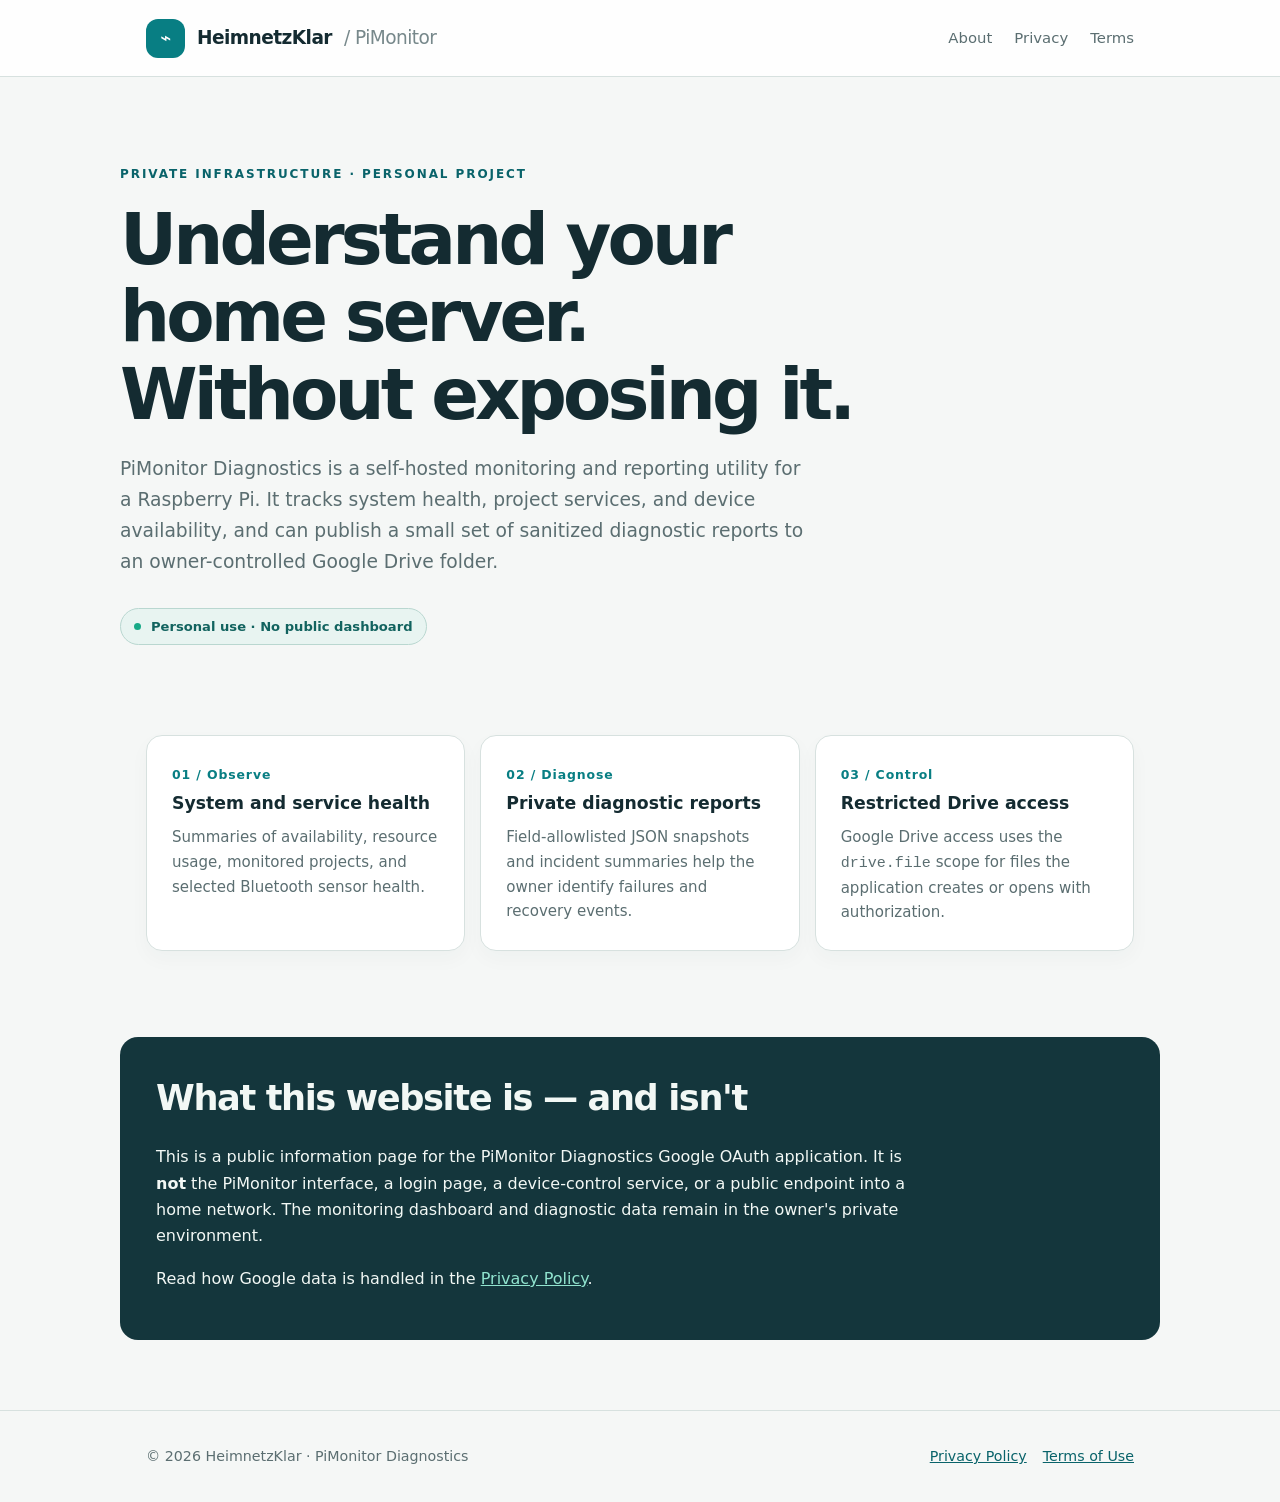
<file: index.html>
<!doctype html>
<html lang="en"><head><meta charset="utf-8"><meta name="viewport" content="width=device-width, initial-scale=1"><meta name="theme-color" content="#087e83"><meta name="description" content="PiMonitor Diagnostics is a private self-hosted Raspberry Pi monitoring tool with restricted Google Drive diagnostic exports."><title>PiMonitor Diagnostics — HeimnetzKlar</title><link rel="stylesheet" href="style.css"><link rel="canonical" href="https://pimonitor.heimnetzklar.de/"></head>
<body>
<header class="site-header"><div class="wrap nav"><a class="brand" href="./"><span class="brand-icon" aria-hidden="true">⌁</span>HeimnetzKlar <span style="color:#77888b;font-weight:400">/ PiMonitor</span></a><nav class="navlinks" aria-label="Main"><a href="#about">About</a><a href="privacy.html">Privacy</a><a href="terms.html">Terms</a></nav></div></header>
<main>
<section class="hero wrap"><p class="eyebrow">Private infrastructure · Personal project</p><h1>Understand your home server. Without exposing it.</h1><p class="lede">PiMonitor Diagnostics is a self-hosted monitoring and reporting utility for a Raspberry Pi. It tracks system health, project services, and device availability, and can publish a small set of sanitized diagnostic reports to an owner-controlled Google Drive folder.</p><span class="pill"><span class="dot"></span>Personal use · No public dashboard</span></section>
<section class="wrap" id="about"><div class="grid"><article class="card"><span class="num">01 / Observe</span><h2>System and service health</h2><p>Summaries of availability, resource usage, monitored projects, and selected Bluetooth sensor health.</p></article><article class="card"><span class="num">02 / Diagnose</span><h2>Private diagnostic reports</h2><p>Field-allowlisted JSON snapshots and incident summaries help the owner identify failures and recovery events.</p></article><article class="card"><span class="num">03 / Control</span><h2>Restricted Drive access</h2><p>Google Drive access uses the <code>drive.file</code> scope for files the application creates or opens with authorization.</p></article></div></section>
<section class="wrap section"><div class="statement"><h2>What this website is — and isn't</h2><p>This is a public information page for the PiMonitor Diagnostics Google OAuth application. It is <strong>not</strong> the PiMonitor interface, a login page, a device-control service, or a public endpoint into a home network. The monitoring dashboard and diagnostic data remain in the owner's private environment.</p><p>Read how Google data is handled in the <a href="privacy.html">Privacy Policy</a>.</p></div></section>
</main><footer class="site-footer"><div class="wrap footer-row"><span>© 2026 HeimnetzKlar · PiMonitor Diagnostics</span><span><a href="privacy.html">Privacy Policy</a><a href="terms.html">Terms of Use</a></span></div></footer></body></html>
</file>
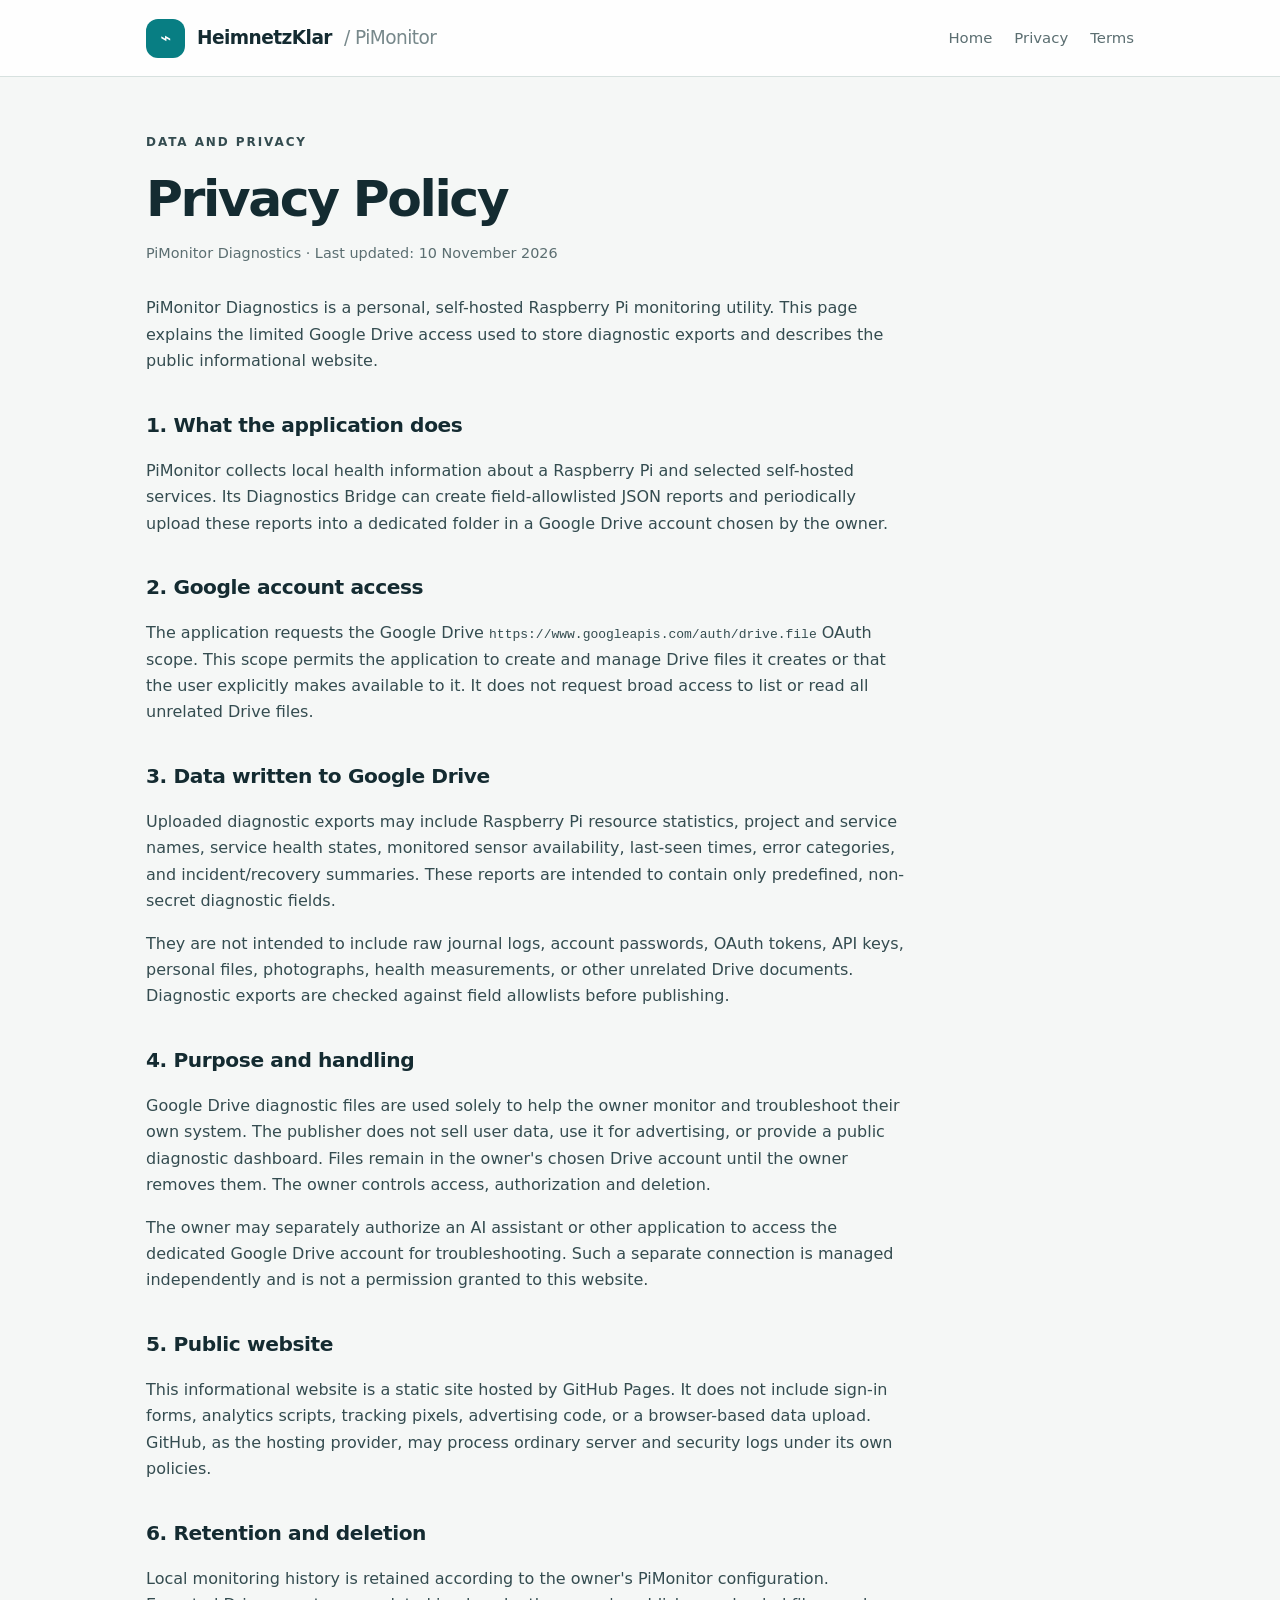
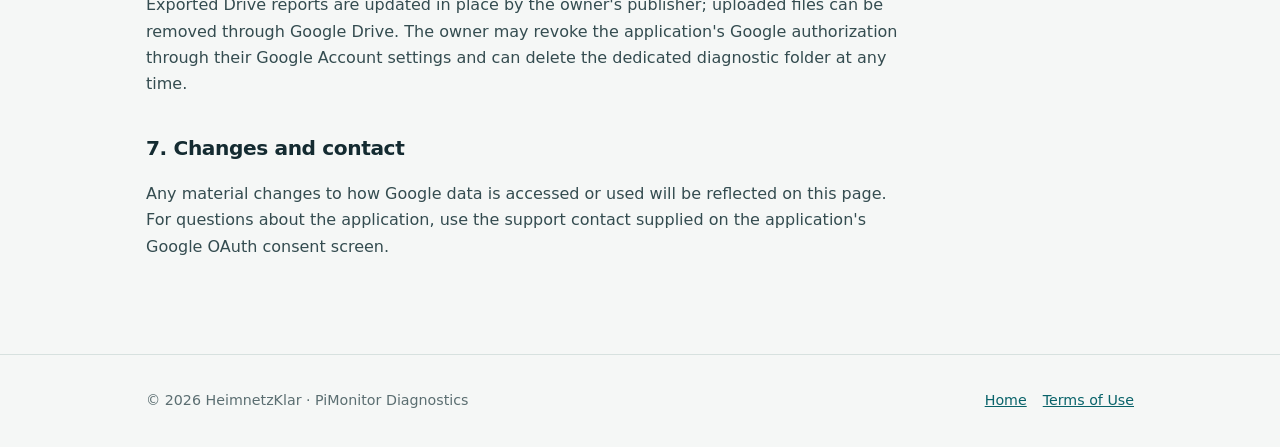
<file: privacy.html>
<!doctype html><html lang="en"><head><meta charset="utf-8"><meta name="viewport" content="width=device-width, initial-scale=1"><meta name="theme-color" content="#087e83"><meta name="description" content="Privacy Policy for PiMonitor Diagnostics and its restricted Google Drive access."><title>Privacy Policy — PiMonitor Diagnostics</title><link rel="stylesheet" href="style.css"><link rel="canonical" href="https://pimonitor.heimnetzklar.de/privacy.html"></head><body>
<header class="site-header"><div class="wrap nav"><a class="brand" href="./"><span class="brand-icon" aria-hidden="true">⌁</span>HeimnetzKlar <span style="color:#77888b;font-weight:400">/ PiMonitor</span></a><nav class="navlinks" aria-label="Main"><a href="./">Home</a><a href="privacy.html" aria-current="page">Privacy</a><a href="terms.html">Terms</a></nav></div></header>
<main class="wrap"><article class="doc"><p class="eyebrow">Data and privacy</p><h1>Privacy Policy</h1><p class="meta">PiMonitor Diagnostics · Last updated: 10 November 2026</p>
<p>PiMonitor Diagnostics is a personal, self-hosted Raspberry Pi monitoring utility. This page explains the limited Google Drive access used to store diagnostic exports and describes the public informational website.</p>
<h2>1. What the application does</h2><p>PiMonitor collects local health information about a Raspberry Pi and selected self-hosted services. Its Diagnostics Bridge can create field-allowlisted JSON reports and periodically upload these reports into a dedicated folder in a Google Drive account chosen by the owner.</p>
<h2>2. Google account access</h2><p>The application requests the Google Drive <code>https://www.googleapis.com/auth/drive.file</code> OAuth scope. This scope permits the application to create and manage Drive files it creates or that the user explicitly makes available to it. It does not request broad access to list or read all unrelated Drive files.</p>
<h2>3. Data written to Google Drive</h2><p>Uploaded diagnostic exports may include Raspberry Pi resource statistics, project and service names, service health states, monitored sensor availability, last-seen times, error categories, and incident/recovery summaries. These reports are intended to contain only predefined, non-secret diagnostic fields.</p><p>They are not intended to include raw journal logs, account passwords, OAuth tokens, API keys, personal files, photographs, health measurements, or other unrelated Drive documents. Diagnostic exports are checked against field allowlists before publishing.</p>
<h2>4. Purpose and handling</h2><p>Google Drive diagnostic files are used solely to help the owner monitor and troubleshoot their own system. The publisher does not sell user data, use it for advertising, or provide a public diagnostic dashboard. Files remain in the owner's chosen Drive account until the owner removes them. The owner controls access, authorization and deletion.</p><p>The owner may separately authorize an AI assistant or other application to access the dedicated Google Drive account for troubleshooting. Such a separate connection is managed independently and is not a permission granted to this website.</p>
<h2>5. Public website</h2><p>This informational website is a static site hosted by GitHub Pages. It does not include sign-in forms, analytics scripts, tracking pixels, advertising code, or a browser-based data upload. GitHub, as the hosting provider, may process ordinary server and security logs under its own policies.</p>
<h2>6. Retention and deletion</h2><p>Local monitoring history is retained according to the owner's PiMonitor configuration. Exported Drive reports are updated in place by the owner's publisher; uploaded files can be removed through Google Drive. The owner may revoke the application's Google authorization through their Google Account settings and can delete the dedicated diagnostic folder at any time.</p>
<h2>7. Changes and contact</h2><p>Any material changes to how Google data is accessed or used will be reflected on this page. For questions about the application, use the support contact supplied on the application's Google OAuth consent screen.</p>
</article></main><footer class="site-footer"><div class="wrap footer-row"><span>© 2026 HeimnetzKlar · PiMonitor Diagnostics</span><span><a href="./">Home</a><a href="terms.html">Terms of Use</a></span></div></footer></body></html>
</file>
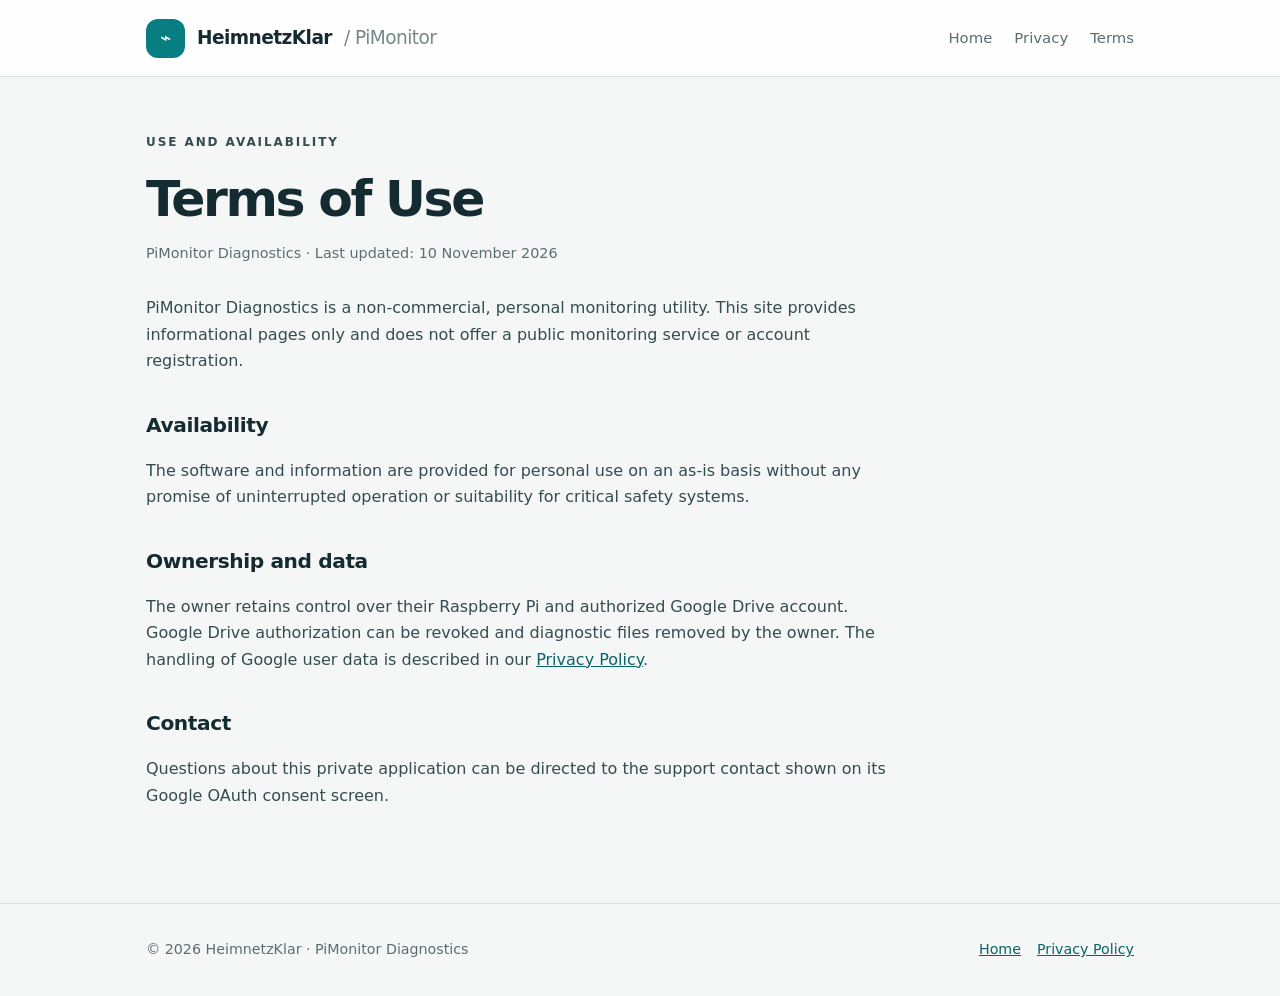
<file: terms.html>
<!doctype html><html lang="en"><head><meta charset="utf-8"><meta name="viewport" content="width=device-width, initial-scale=1"><meta name="theme-color" content="#087e83"><title>Terms of Use — PiMonitor Diagnostics</title><link rel="stylesheet" href="style.css"><link rel="canonical" href="https://pimonitor.heimnetzklar.de/terms.html"></head><body>
<header class="site-header"><div class="wrap nav"><a class="brand" href="./"><span class="brand-icon" aria-hidden="true">⌁</span>HeimnetzKlar <span style="color:#77888b;font-weight:400">/ PiMonitor</span></a><nav class="navlinks" aria-label="Main"><a href="./">Home</a><a href="privacy.html">Privacy</a><a href="terms.html" aria-current="page">Terms</a></nav></div></header>
<main class="wrap"><article class="doc"><p class="eyebrow">Use and availability</p><h1>Terms of Use</h1><p class="meta">PiMonitor Diagnostics · Last updated: 10 November 2026</p>
<p>PiMonitor Diagnostics is a non-commercial, personal monitoring utility. This site provides informational pages only and does not offer a public monitoring service or account registration.</p><h2>Availability</h2><p>The software and information are provided for personal use on an as-is basis without any promise of uninterrupted operation or suitability for critical safety systems.</p><h2>Ownership and data</h2><p>The owner retains control over their Raspberry Pi and authorized Google Drive account. Google Drive authorization can be revoked and diagnostic files removed by the owner. The handling of Google user data is described in our <a href="privacy.html">Privacy Policy</a>.</p><h2>Contact</h2><p>Questions about this private application can be directed to the support contact shown on its Google OAuth consent screen.</p>
</article></main><footer class="site-footer"><div class="wrap footer-row"><span>© 2026 HeimnetzKlar · PiMonitor Diagnostics</span><span><a href="./">Home</a><a href="privacy.html">Privacy Policy</a></span></div></footer></body></html>
</file>
<file: style.css>
:root{color-scheme:light;--bg:#f5f7f6;--text:#142b31;--muted:#5b6e71;--accent:#087e83;--accent-dark:#09636a;--edge:#d7e1df;--card:#fff;--soft:#e8f4f1}*{box-sizing:border-box}html{scroll-behavior:smooth}body{margin:0;background:var(--bg);color:var(--text);font-family:system-ui,-apple-system,BlinkMacSystemFont,"Segoe UI",sans-serif;line-height:1.65}a{color:var(--accent-dark)}a:hover{text-decoration-thickness:2px}.site-header{border-bottom:1px solid var(--edge);background:#ffffffdf}.wrap{max-width:1040px;margin:0 auto;padding:0 26px}.nav{min-height:76px;display:flex;align-items:center;justify-content:space-between;gap:20px}.brand{display:inline-flex;align-items:center;gap:12px;font-weight:800;letter-spacing:-.03em;font-size:1.16rem;text-decoration:none;color:var(--text)}.brand-icon{display:grid;place-items:center;background:var(--accent);color:white;width:39px;height:39px;border-radius:12px;font-size:1.15rem}.navlinks{display:flex;gap:22px;flex-wrap:wrap}.navlinks a{text-decoration:none;color:var(--muted);font-size:.93rem}.navlinks a:hover{color:var(--accent)}.hero{padding:88px 0 60px}.eyebrow{font-size:.75rem;letter-spacing:.16em;text-transform:uppercase;color:var(--accent-dark);font-weight:800;margin:0 0 17px}.hero h1{font-size:clamp(2.4rem,6vw,4.4rem);line-height:1.1;letter-spacing:-.055em;max-width:760px;margin:0 0 20px}.lede{max-width:690px;font-size:1.17rem;color:var(--muted);margin:0 0 30px}.pill{display:inline-flex;align-items:center;gap:10px;border:1px solid #b9d7d0;background:var(--soft);padding:7px 13px;border-radius:99px;color:#12635f;font-size:.82rem;font-weight:700}.dot{display:inline-block;width:7px;height:7px;border-radius:50%;background:#18a987}.grid{display:grid;grid-template-columns:repeat(3,1fr);gap:15px;margin:30px 0 62px}.card{background:var(--card);border:1px solid var(--edge);border-radius:16px;padding:25px;box-shadow:0 8px 20px #14343a08}.card h2{font-size:1.08rem;line-height:1.35;margin:4px 0 10px}.card p{margin:0;color:var(--muted);font-size:.94rem}.num{font-weight:800;font-size:.78rem;color:var(--accent);letter-spacing:.07em}.section{padding:24px 0 70px}.section h2{font-size:clamp(1.6rem,4vw,2.2rem);letter-spacing:-.04em;margin:0 0 17px}.section p{color:var(--muted);max-width:750px}.statement{background:#14363c;color:#f2f8f5;border-radius:18px;padding:32px 36px}.statement h2,.statement p{color:inherit}.statement a{color:#91e4cf}.site-footer{padding:34px 0;border-top:1px solid var(--edge);font-size:.89rem;color:var(--muted)}.footer-row{display:flex;gap:16px;justify-content:space-between;flex-wrap:wrap}.footer-row a{margin-left:16px}.doc{padding:56px 0 78px;max-width:760px}.doc h1{font-size:clamp(2rem,5vw,3.15rem);line-height:1.14;letter-spacing:-.048em;margin:0 0 13px}.doc h2{font-size:1.26rem;margin:34px 0 6px;letter-spacing:-.02em}.doc p,.doc li{color:#344c50}.doc ul{padding-left:21px}.doc .meta{color:var(--muted);font-size:.9rem;margin-bottom:30px}.doc strong{color:var(--text)}@media(max-width:700px){.nav{padding:14px 0;align-items:flex-start;flex-direction:column}.hero{padding:64px 0 35px}.grid{grid-template-columns:1fr;margin-bottom:40px}.statement{padding:25px}.footer-row a{margin-left:0;margin-right:14px}}
</file>
